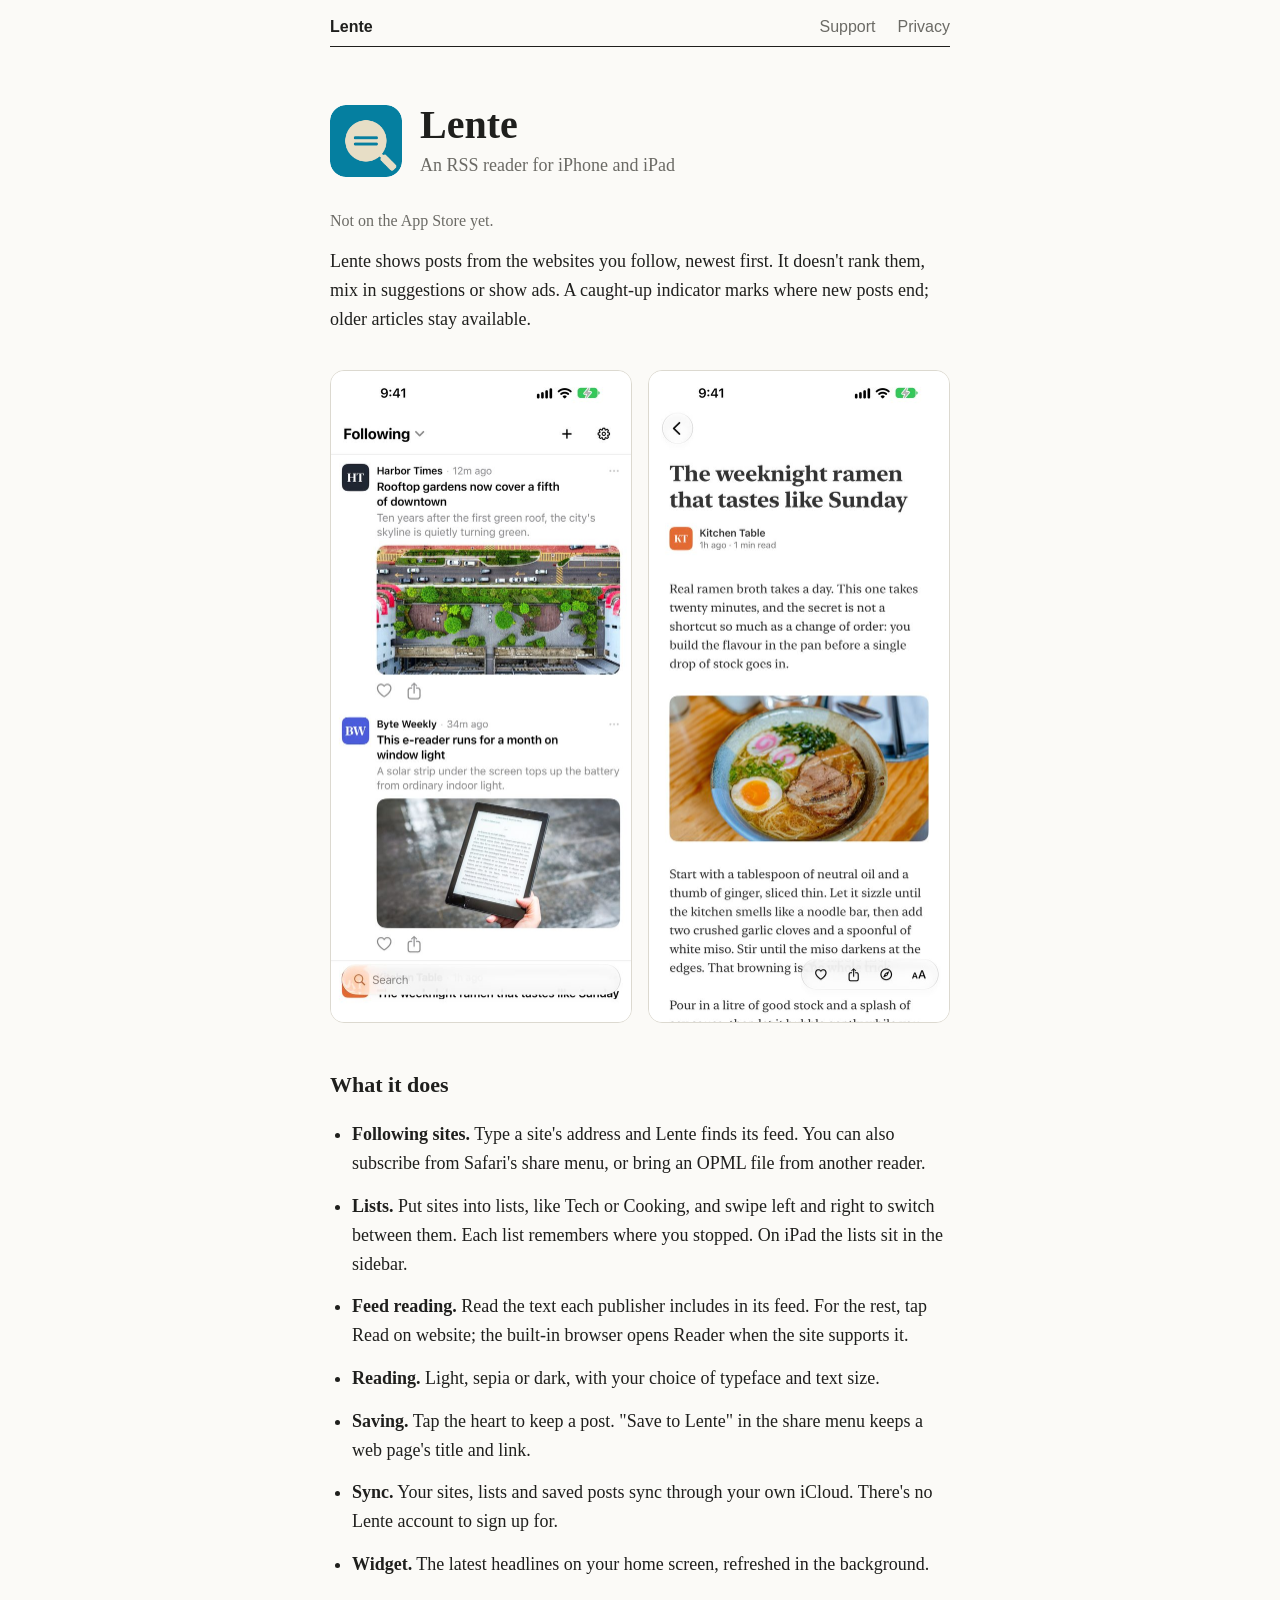
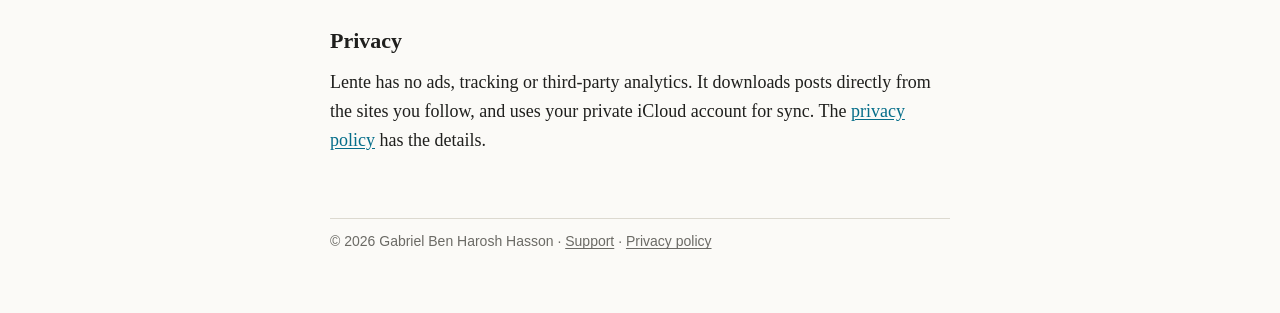
<file: index.html>
<!DOCTYPE html>
<html lang="en">
<head>
  <meta charset="utf-8">
  <meta name="viewport" content="width=device-width, initial-scale=1">
  <title>Lente, an RSS reader for iPhone and iPad</title>
  <meta name="description" content="Lente shows posts from the websites you follow, newest first, with nothing ranked or added. For iPhone and iPad.">
  <link rel="icon" href="assets/favicon.png">
  <link rel="apple-touch-icon" href="assets/apple-touch-icon.png">
  <link rel="stylesheet" href="assets/style.css">
</head>
<body>
<div class="page">
  <a class="skip-link" href="#content">Skip to content</a>
  <header class="top">
    <a class="home" href="./">Lente</a>
    <nav aria-label="Main navigation"><a href="support/">Support</a><a href="privacy/">Privacy</a></nav>
  </header>

  <main id="content">
  <div class="title">
    <img src="assets/icon.png" alt="">
    <div>
      <h1>Lente</h1>
      <p>An RSS reader for iPhone and iPad</p>
    </div>
  </div>

  <p class="note">Not on the App Store yet.</p>

  <p>Lente shows posts from the websites you follow, newest first. It doesn't rank them, mix in suggestions or show ads. A caught-up indicator marks where new posts end; older articles stay available.</p>

  <div class="shots">
    <img src="assets/1-feed.jpg" alt="A feed of posts from followed sites">
    <img src="assets/4-reader.jpg" alt="A recipe open in the reader">
  </div>

  <h2>What it does</h2>
  <ul>
    <li><strong>Following sites.</strong> Type a site's address and Lente finds its feed. You can also subscribe from Safari's share menu, or bring an OPML file from another reader.</li>
    <li><strong>Lists.</strong> Put sites into lists, like Tech or Cooking, and swipe left and right to switch between them. Each list remembers where you stopped. On iPad the lists sit in the sidebar.</li>
    <li><strong>Feed reading.</strong> Read the text each publisher includes in its feed. For the rest, tap Read on website; the built-in browser opens Reader when the site supports it.</li>
    <li><strong>Reading.</strong> Light, sepia or dark, with your choice of typeface and text size.</li>
    <li><strong>Saving.</strong> Tap the heart to keep a post. "Save to Lente" in the share menu keeps a web page's title and link.</li>
    <li><strong>Sync.</strong> Your sites, lists and saved posts sync through your own iCloud. There's no Lente account to sign up for.</li>
    <li><strong>Widget.</strong> The latest headlines on your home screen, refreshed in the background.</li>
  </ul>

  <h2>Privacy</h2>
  <p>Lente has no ads, tracking or third-party analytics. It downloads posts directly from the sites you follow, and uses your private iCloud account for sync. The <a href="privacy/">privacy policy</a> has the details.</p>

  </main>
  <footer class="foot">
    © 2026 Gabriel Ben Harosh Hasson · <a href="support/">Support</a> · <a href="privacy/">Privacy policy</a>
  </footer>
</div>
</body>
</html>
</file>
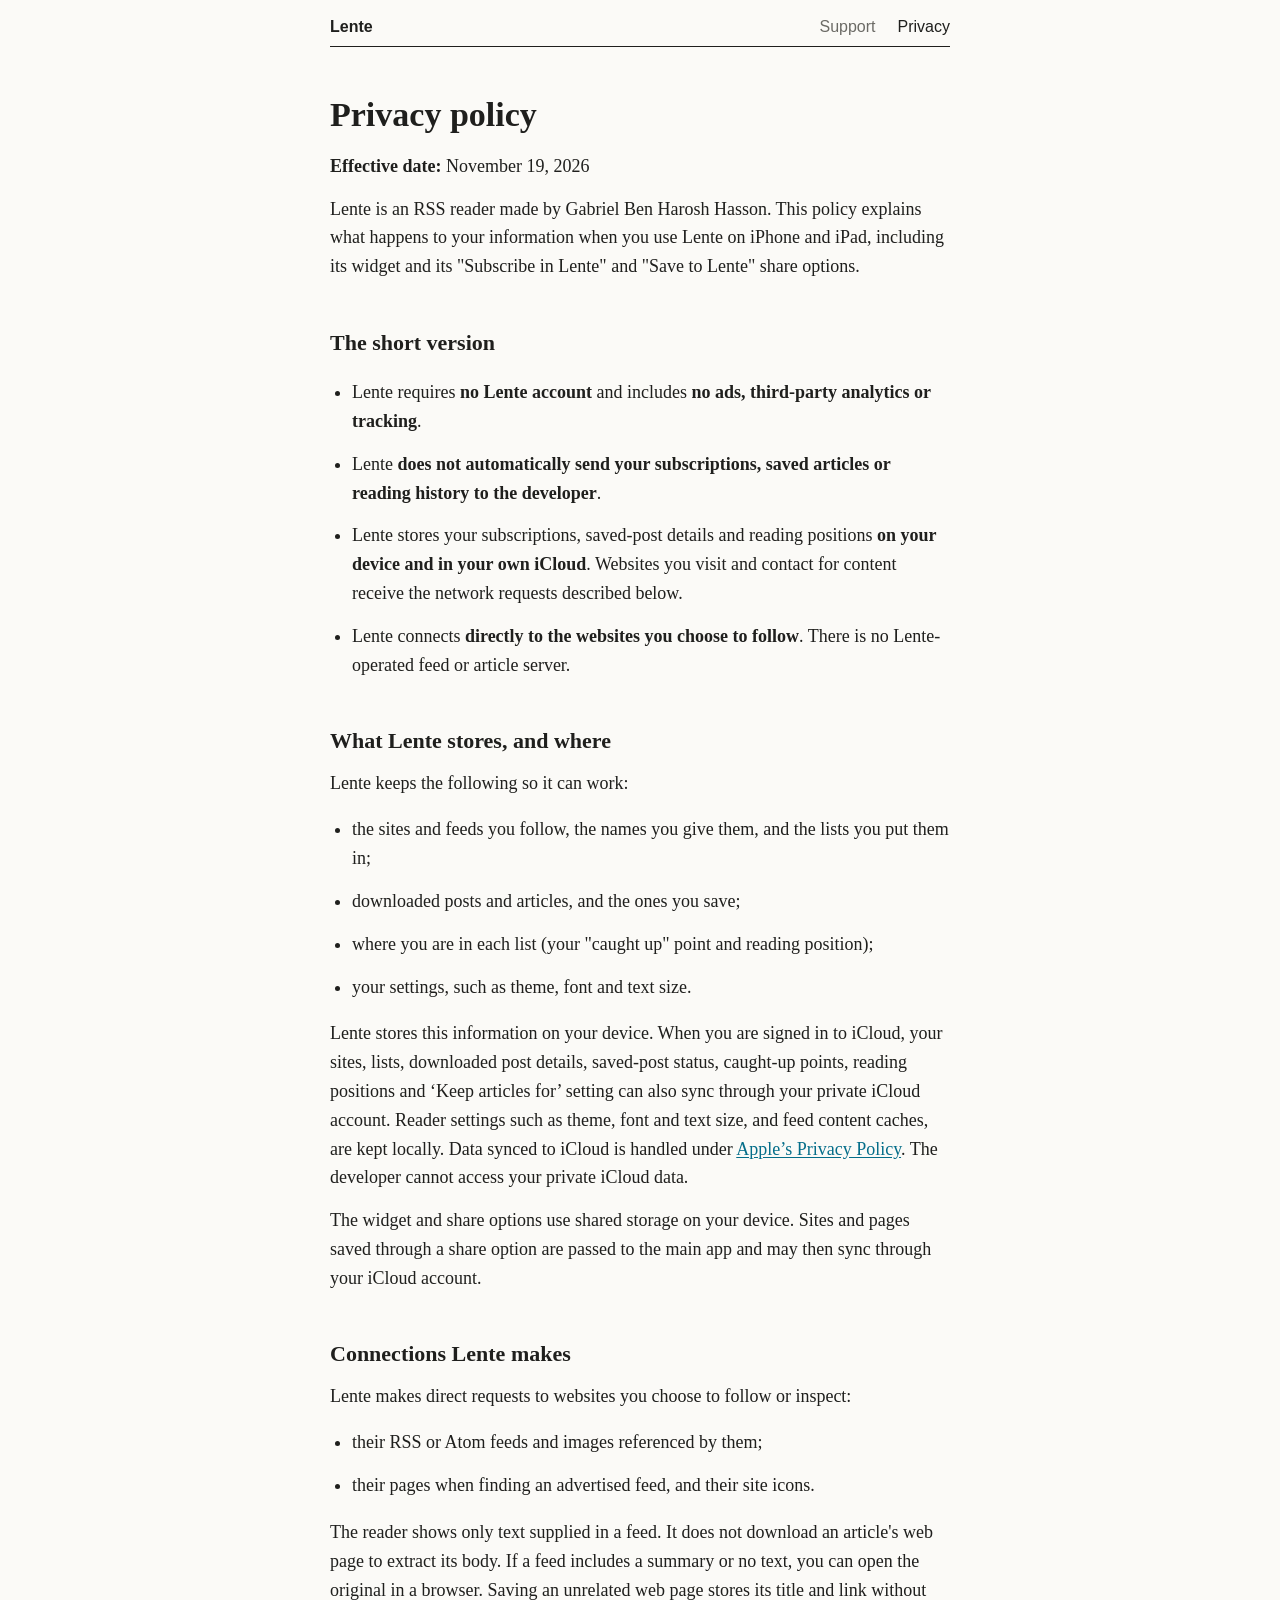
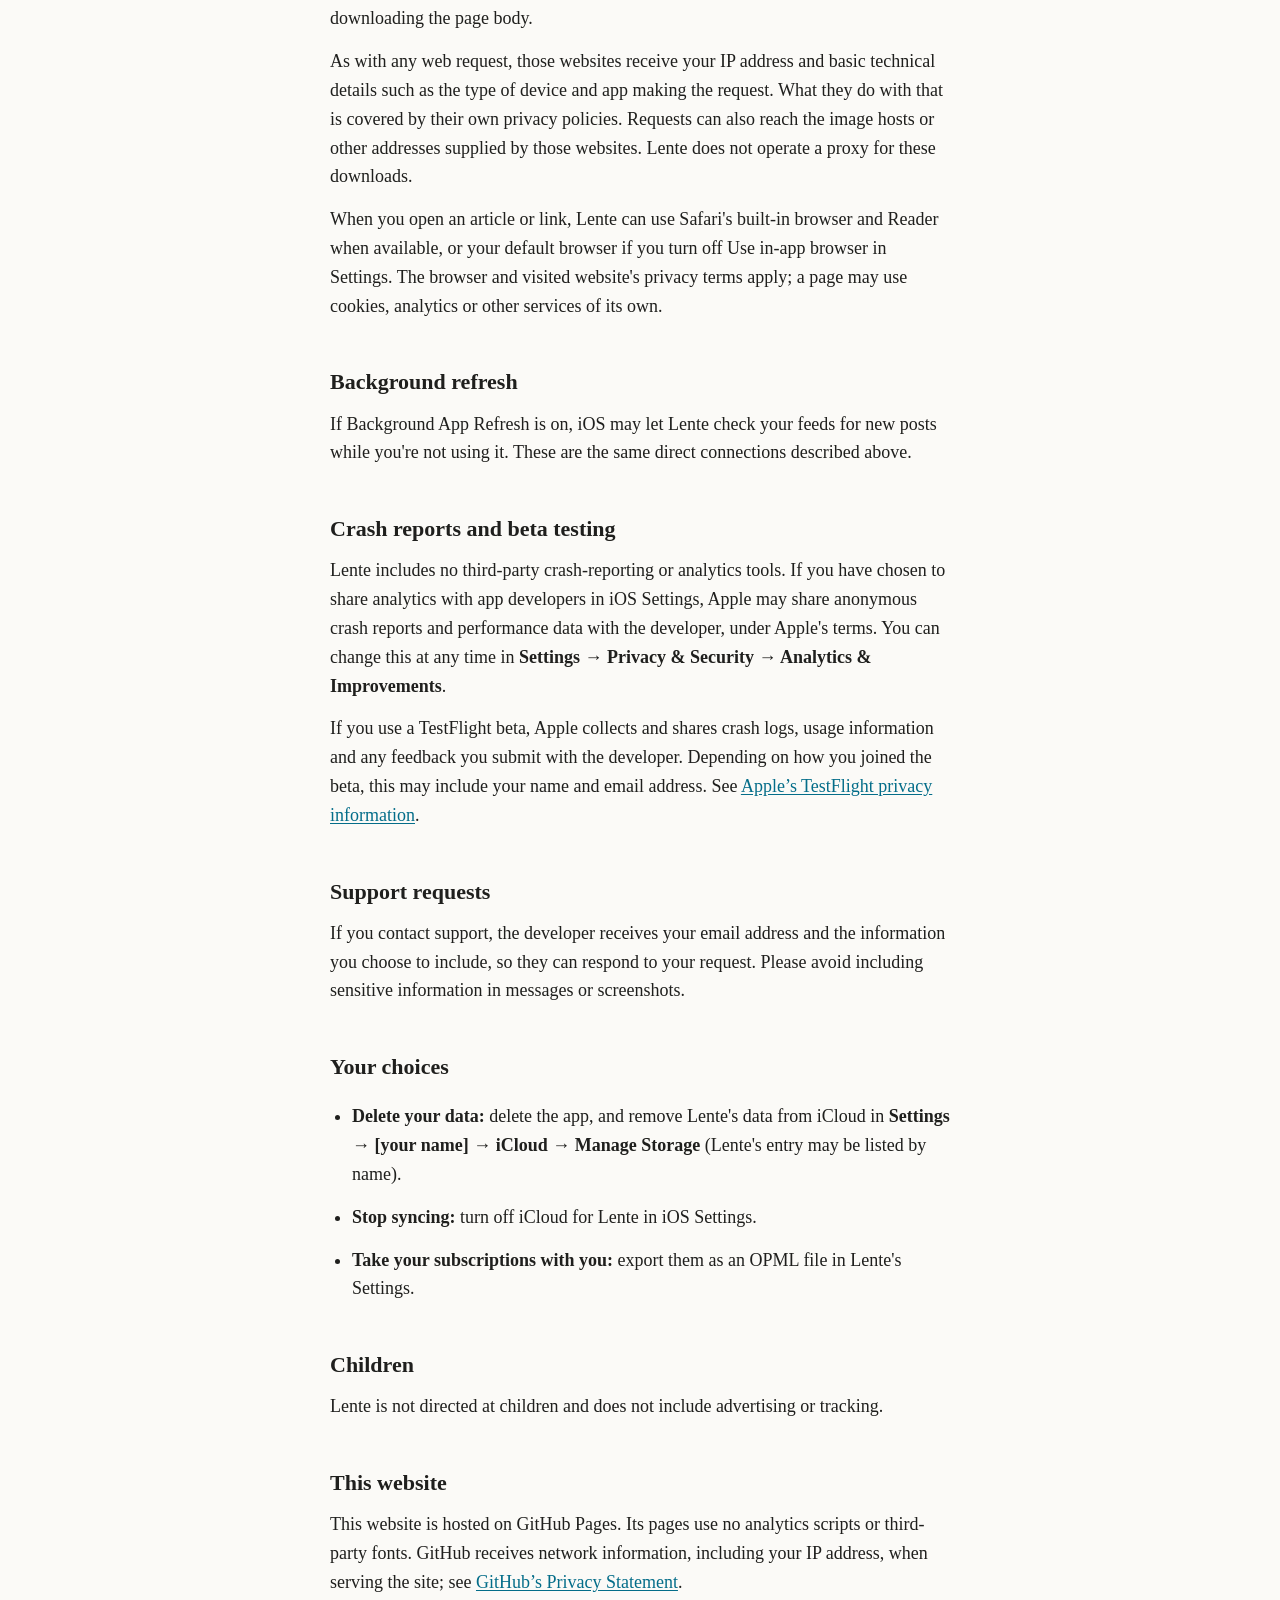
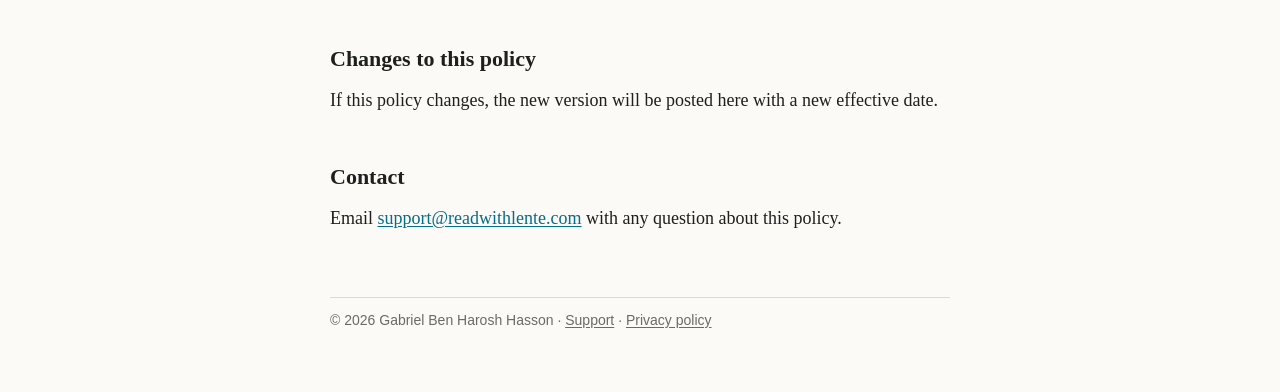
<file: privacy/index.html>
<!DOCTYPE html>
<html lang="en">
<head>
  <meta charset="utf-8">
  <meta name="viewport" content="width=device-width, initial-scale=1">
  <title>Lente privacy policy</title>
  <meta name="description" content="What Lente stores, where it stores it, and which connections it makes.">
  <link rel="icon" href="../assets/favicon.png">
  <link rel="apple-touch-icon" href="../assets/apple-touch-icon.png">
  <link rel="stylesheet" href="../assets/style.css">
</head>
<body>
<div class="page">
  <a class="skip-link" href="#content">Skip to content</a>
  <header class="top">
    <a class="home" href="../">Lente</a>
    <nav aria-label="Main navigation"><a href="../support/">Support</a><a href="../privacy/" aria-current="page">Privacy</a></nav>
  </header>

  <main id="content">
  <h1>Privacy policy</h1>
  <p><strong>Effective date:</strong> November 19, 2026</p>
  <p>Lente is an RSS reader made by Gabriel Ben Harosh Hasson. This policy explains what happens to your information when you use Lente on iPhone and iPad, including its widget and its &quot;Subscribe in Lente&quot; and &quot;Save to Lente&quot; share options.</p>
  <h2>The short version</h2>
  <ul>
<li>Lente requires <strong>no Lente account</strong> and includes <strong>no ads, third-party analytics or tracking</strong>.</li>
<li>Lente <strong>does not automatically send your subscriptions, saved articles or reading history to the developer</strong>.</li>
<li>Lente stores your subscriptions, saved-post details and reading positions <strong>on your device and in your own iCloud</strong>. Websites you visit and contact for content receive the network requests described below.</li>
<li>Lente connects <strong>directly to the websites you choose to follow</strong>. There is no Lente-operated feed or article server.</li>
</ul>
  <h2>What Lente stores, and where</h2>
  <p>Lente keeps the following so it can work:</p>
  <ul>
<li>the sites and feeds you follow, the names you give them, and the lists you put them in;</li>
<li>downloaded posts and articles, and the ones you save;</li>
<li>where you are in each list (your &quot;caught up&quot; point and reading position);</li>
<li>your settings, such as theme, font and text size.</li>
</ul>
  <p>Lente stores this information on your device. When you are signed in to iCloud, your sites, lists, downloaded post details, saved-post status, caught-up points, reading positions and ‘Keep articles for’ setting can also sync through your private iCloud account. Reader settings such as theme, font and text size, and feed content caches, are kept locally. Data synced to iCloud is handled under <a href="https://www.apple.com/legal/privacy/">Apple’s Privacy Policy</a>. The developer cannot access your private iCloud data.</p>
  <p>The widget and share options use shared storage on your device. Sites and pages saved through a share option are passed to the main app and may then sync through your iCloud account.</p>
  <h2>Connections Lente makes</h2>
  <p>Lente makes direct requests to websites you choose to follow or inspect:</p>
  <ul>
<li>their RSS or Atom feeds and images referenced by them;</li>
<li>their pages when finding an advertised feed, and their site icons.</li>
</ul>
  <p>The reader shows only text supplied in a feed. It does not download an article&#x27;s web page to extract its body. If a feed includes a summary or no text, you can open the original in a browser. Saving an unrelated web page stores its title and link without downloading the page body.</p>
  <p>As with any web request, those websites receive your IP address and basic technical details such as the type of device and app making the request. What they do with that is covered by their own privacy policies. Requests can also reach the image hosts or other addresses supplied by those websites. Lente does not operate a proxy for these downloads.</p>
  <p>When you open an article or link, Lente can use Safari&#x27;s built-in browser and Reader when available, or your default browser if you turn off Use in-app browser in Settings. The browser and visited website&#x27;s privacy terms apply; a page may use cookies, analytics or other services of its own.</p>
  <h2>Background refresh</h2>
  <p>If Background App Refresh is on, iOS may let Lente check your feeds for new posts while you&#x27;re not using it. These are the same direct connections described above.</p>
  <h2>Crash reports and beta testing</h2>
  <p>Lente includes no third-party crash-reporting or analytics tools. If you have chosen to share analytics with app developers in iOS Settings, Apple may share anonymous crash reports and performance data with the developer, under Apple&#x27;s terms. You can change this at any time in <strong>Settings → Privacy &amp; Security → Analytics &amp; Improvements</strong>.</p>
  <p>If you use a TestFlight beta, Apple collects and shares crash logs, usage information and any feedback you submit with the developer. Depending on how you joined the beta, this may include your name and email address. See <a href="https://www.apple.com/legal/privacy/data/en/test-flight/">Apple’s TestFlight privacy information</a>.</p>
  <h2>Support requests</h2>
  <p>If you contact support, the developer receives your email address and the information you choose to include, so they can respond to your request. Please avoid including sensitive information in messages or screenshots.</p>
  <h2>Your choices</h2>
  <ul>
<li><strong>Delete your data:</strong> delete the app, and remove Lente&#x27;s data from iCloud in <strong>Settings → [your name] → iCloud → Manage Storage</strong> (Lente&#x27;s entry may be listed by name).</li>
<li><strong>Stop syncing:</strong> turn off iCloud for Lente in iOS Settings.</li>
<li><strong>Take your subscriptions with you:</strong> export them as an OPML file in Lente&#x27;s Settings.</li>
</ul>
  <h2>Children</h2>
  <p>Lente is not directed at children and does not include advertising or tracking.</p>
  <h2>This website</h2>
  <p>This website is hosted on GitHub Pages. Its pages use no analytics scripts or third-party fonts. GitHub receives network information, including your IP address, when serving the site; see <a href="https://docs.github.com/en/site-policy/privacy-policies/github-general-privacy-statement">GitHub’s Privacy Statement</a>.</p>
  <h2>Changes to this policy</h2>
  <p>If this policy changes, the new version will be posted here with a new effective date.</p>
  <h2>Contact</h2>
  <p>Email <a href="mailto:support@readwithlente.com">support@readwithlente.com</a> with any question about this policy.</p>

  </main>
  <footer class="foot">
    © 2026 Gabriel Ben Harosh Hasson · <a href="../support/">Support</a> · <a href="../privacy/">Privacy policy</a>
  </footer>
</div>
</body>
</html>
</file>
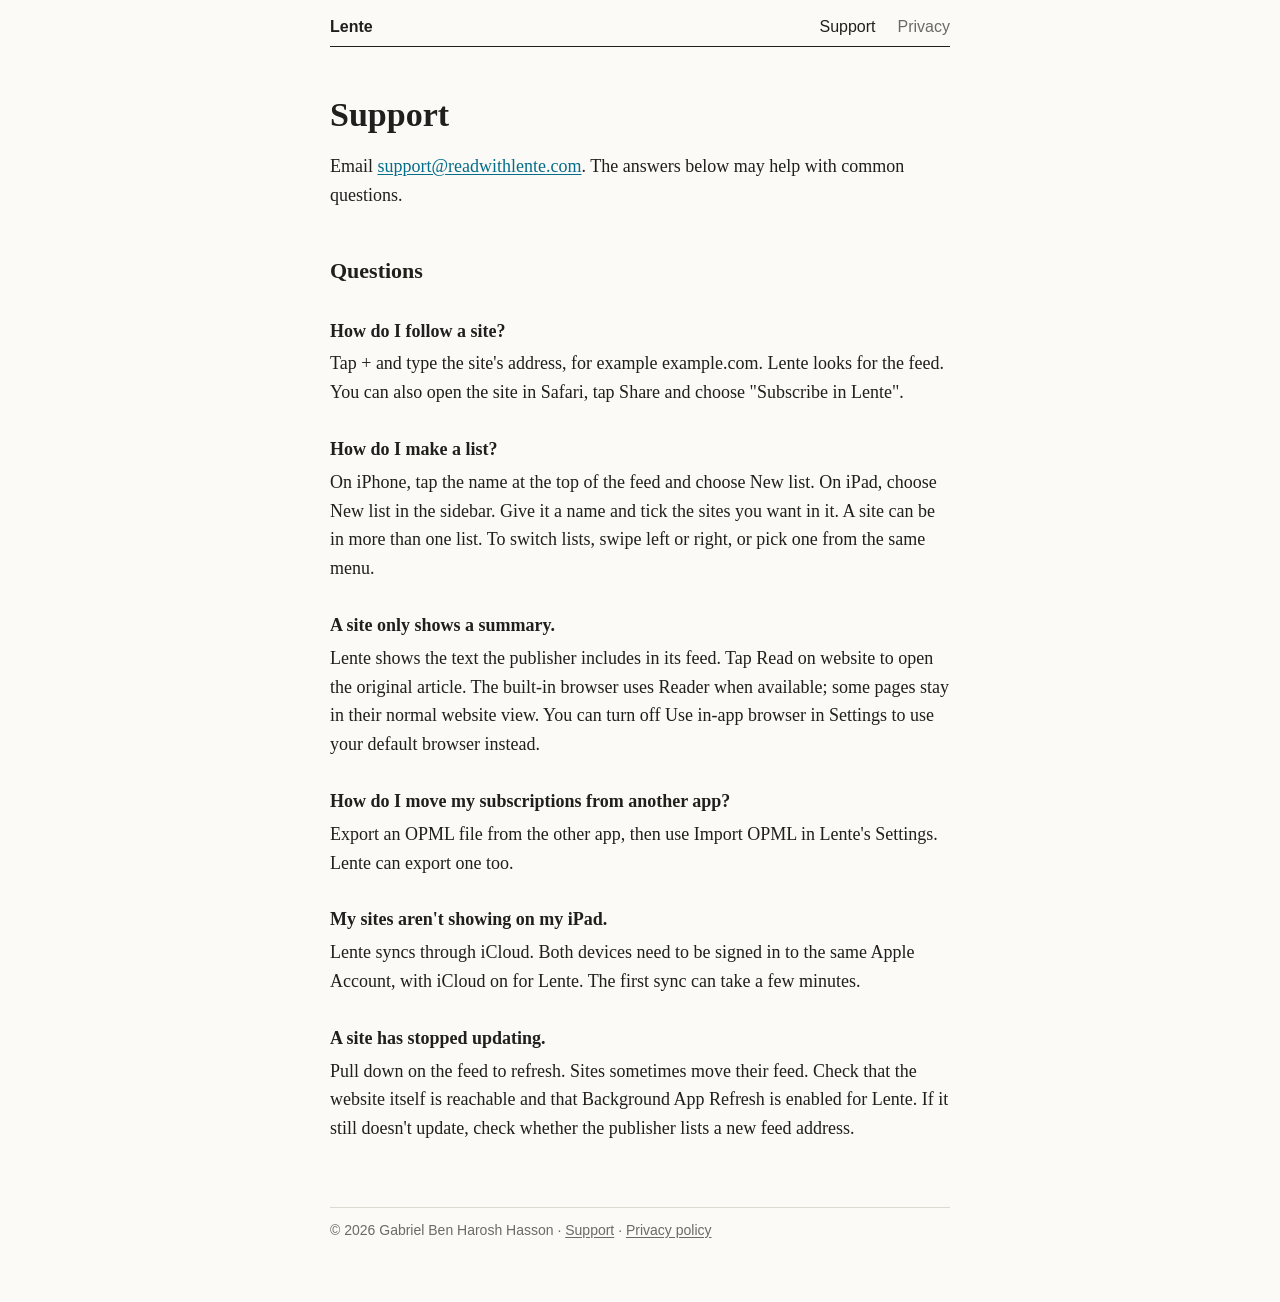
<file: support/index.html>
<!DOCTYPE html>
<html lang="en">
<head>
  <meta charset="utf-8">
  <meta name="viewport" content="width=device-width, initial-scale=1">
  <title>Lente support</title>
  <meta name="description" content="Help with Lente, an RSS reader for iPhone and iPad.">
  <link rel="icon" href="../assets/favicon.png">
  <link rel="apple-touch-icon" href="../assets/apple-touch-icon.png">
  <link rel="stylesheet" href="../assets/style.css">
</head>
<body>
<div class="page">
  <a class="skip-link" href="#content">Skip to content</a>
  <header class="top">
    <a class="home" href="../">Lente</a>
    <nav aria-label="Main navigation"><a href="../support/" aria-current="page">Support</a><a href="../privacy/">Privacy</a></nav>
  </header>

  <main id="content">
  <h1>Support</h1>
  <p>Email <a href="mailto:support@readwithlente.com">support@readwithlente.com</a>. The answers below may help with common questions.</p>

  <h2>Questions</h2>

  <h3>How do I follow a site?</h3>
  <p>Tap + and type the site's address, for example example.com. Lente looks for the feed. You can also open the site in Safari, tap Share and choose "Subscribe in Lente".</p>

  <h3>How do I make a list?</h3>
  <p>On iPhone, tap the name at the top of the feed and choose New list. On iPad, choose New list in the sidebar. Give it a name and tick the sites you want in it. A site can be in more than one list. To switch lists, swipe left or right, or pick one from the same menu.</p>

  <h3>A site only shows a summary.</h3>
  <p>Lente shows the text the publisher includes in its feed. Tap Read on website to open the original article. The built-in browser uses Reader when available; some pages stay in their normal website view. You can turn off Use in-app browser in Settings to use your default browser instead.</p>

  <h3>How do I move my subscriptions from another app?</h3>
  <p>Export an OPML file from the other app, then use Import OPML in Lente's Settings. Lente can export one too.</p>

  <h3>My sites aren't showing on my iPad.</h3>
  <p>Lente syncs through iCloud. Both devices need to be signed in to the same Apple Account, with iCloud on for Lente. The first sync can take a few minutes.</p>

  <h3>A site has stopped updating.</h3>
  <p>Pull down on the feed to refresh. Sites sometimes move their feed. Check that the website itself is reachable and that Background App Refresh is enabled for Lente. If it still doesn't update, check whether the publisher lists a new feed address.</p>

  </main>
  <footer class="foot">
    © 2026 Gabriel Ben Harosh Hasson · <a href="../support/">Support</a> · <a href="../privacy/">Privacy policy</a>
  </footer>
</div>
</body>
</html>
</file>
<file: assets/style.css>
/* Lente site (#818). Plain, one column, like a page of text. */
:root {
  --bg: #fbfaf7;
  --text: #1f1f1d;
  --muted: #6b6a65;
  --rule: #dcd9d0;
  --link: #046d89;
  --todo: #fff1b8;
}
@media (prefers-color-scheme: dark) {
  :root {
    --bg: #071a1d;
    --text: #ece8dc;
    --muted: #9fb0b3;
    --rule: #1f3a3f;
    --link: #5cc3dd;
    --todo: #5a4a10;
  }
}

* { box-sizing: border-box; }
html { -webkit-text-size-adjust: 100%; }
body {
  margin: 0;
  background: var(--bg);
  color: var(--text);
  font: 18px/1.6 "New York", ui-serif, Georgia, serif;
}
a { color: var(--link); text-underline-offset: 2px; overflow-wrap: anywhere; }
img { max-width: 100%; display: block; }

.page { max-width: 660px; margin: 0 auto; padding: 0 20px 64px; }

.top {
  display: flex; justify-content: space-between; align-items: baseline; gap: 12px; flex-wrap: wrap;
  padding: 18px 0 10px; border-bottom: 1px solid var(--text);
  font: 16px -apple-system, BlinkMacSystemFont, "Segoe UI", sans-serif;
}
.top a { color: var(--muted); text-decoration: none; }
.top a.home { color: var(--text); font-weight: 600; }
.top nav { display: flex; gap: 22px; flex-wrap: wrap; }
.top a[aria-current="page"] { color: var(--text); }

.title { display: flex; align-items: center; gap: 18px; margin: 56px 0 28px; }
.title img { width: 72px; height: 72px; border-radius: 16px; }
.title h1 { margin: 0; font-size: 40px; line-height: 1.1; font-weight: 600; }
.title p { margin: 4px 0 0; color: var(--muted); font-size: 18px; }

h1 { font-size: 34px; line-height: 1.2; margin: 48px 0 16px; font-weight: 600; }
h2 { font-size: 22px; margin: 44px 0 10px; font-weight: 600; }
h3 { font-size: 18px; margin: 28px 0 4px; font-weight: 600; }
p, li { margin: 0 0 14px; }
ul { padding-left: 22px; }
.note { color: var(--muted); font-size: 16px; }

.shots { display: grid; grid-template-columns: 1fr 1fr; gap: 16px; margin: 36px 0 8px; }
.shots img { border-radius: 14px; border: 1px solid var(--rule); }

.foot {
  margin-top: 64px; padding-top: 14px; border-top: 1px solid var(--rule);
  color: var(--muted); font: 14px -apple-system, BlinkMacSystemFont, "Segoe UI", sans-serif;
}
.foot a { color: var(--muted); }

/* Placeholders still to be filled in */
.todo { background: var(--todo); padding: 0 3px; }

/* Keep navigation and long contact details usable at narrow widths and zoom. */
a:focus-visible { outline: 2px solid var(--link); outline-offset: 4px; }
.skip-link { position: absolute; left: 20px; top: -100px; }
.skip-link:focus { top: 8px; padding: 8px; background: var(--bg); z-index: 1; }
@media (max-width: 380px) {
  .shots { grid-template-columns: 1fr; }
  .title { align-items: flex-start; flex-wrap: wrap; }
}
</file>
